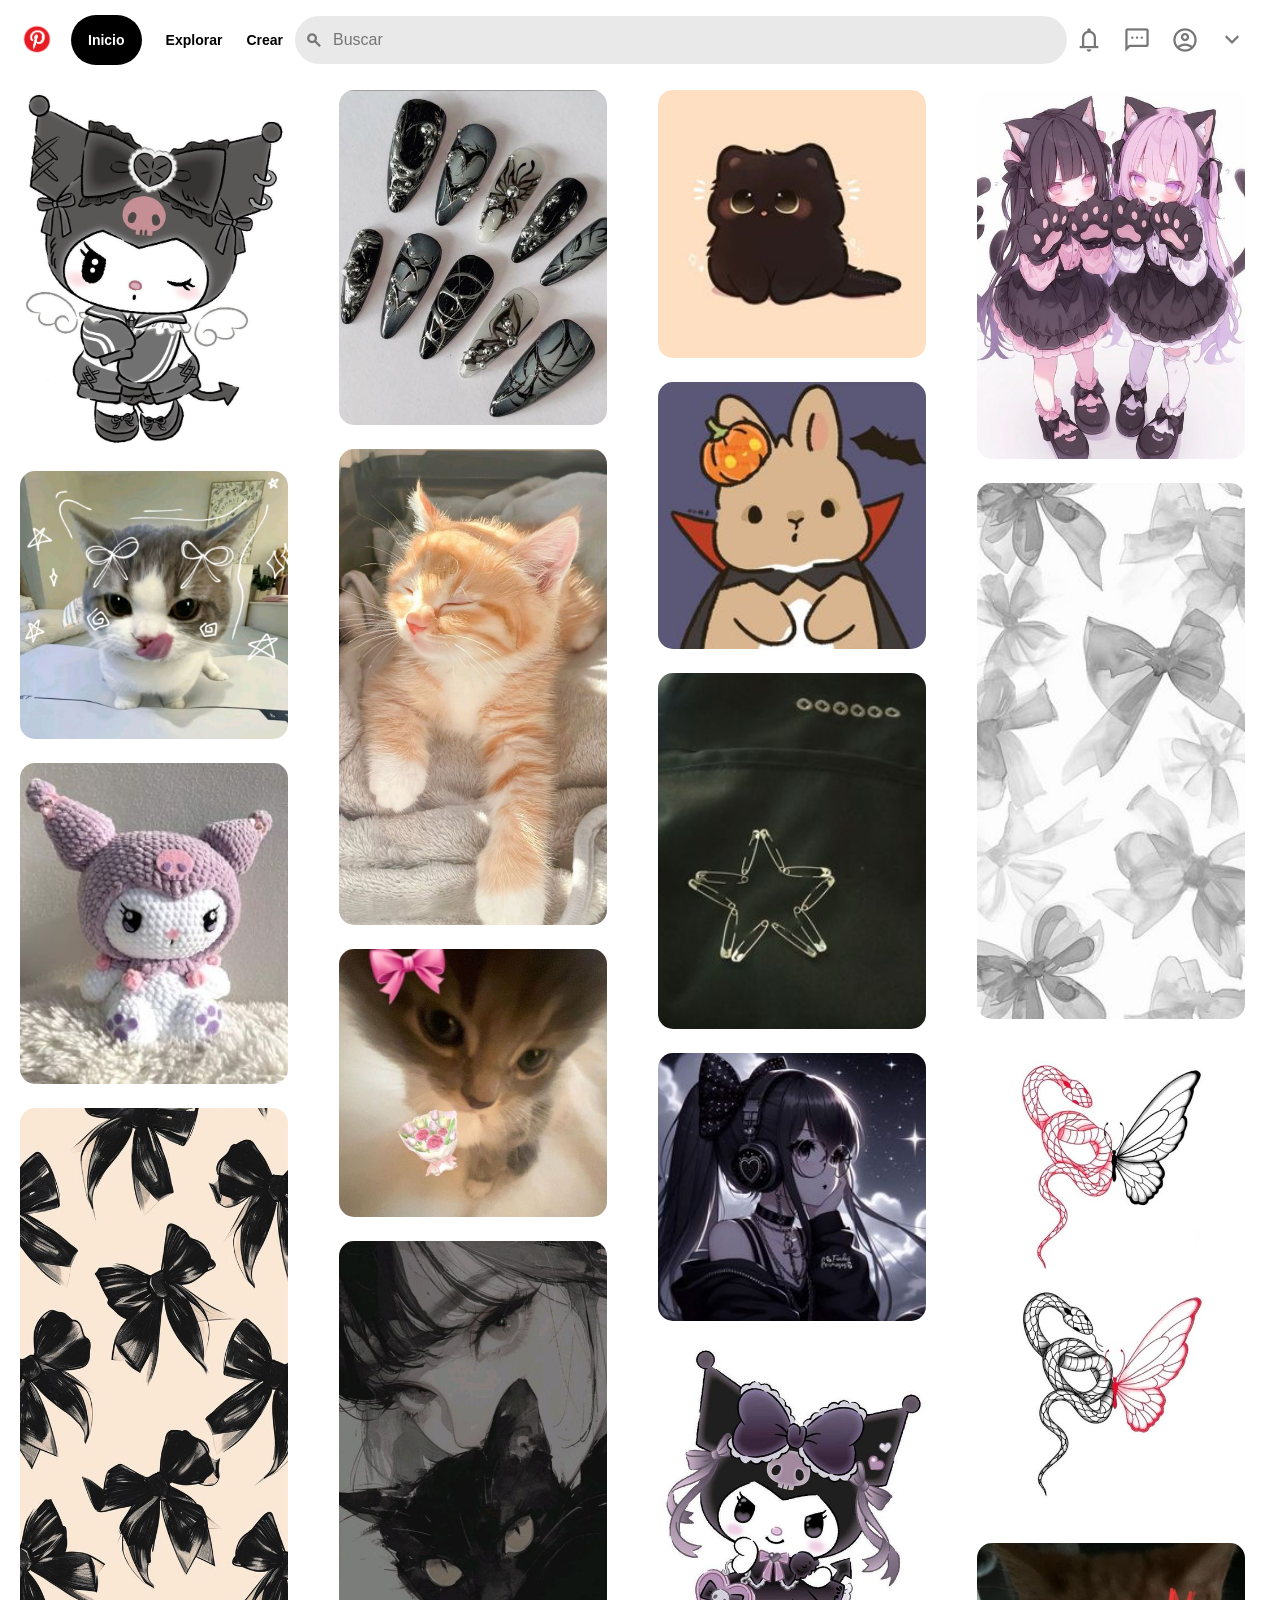
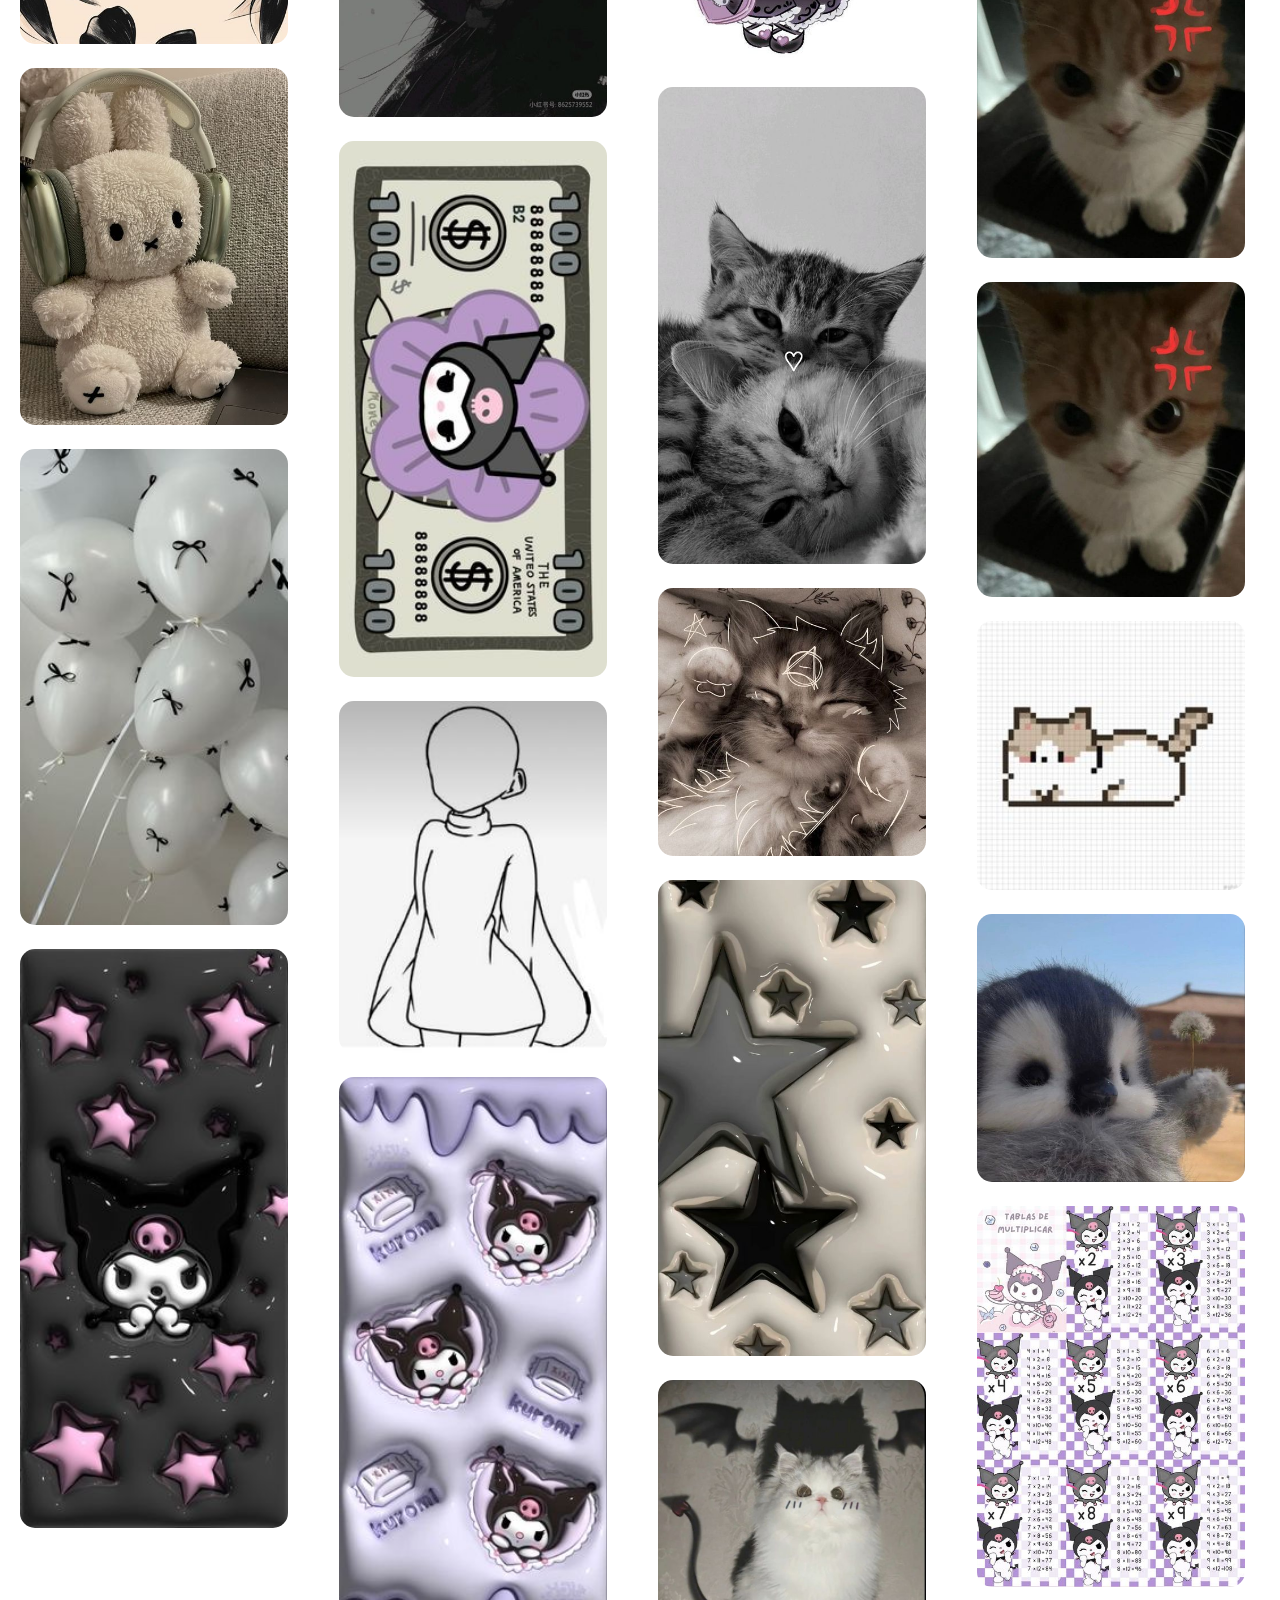
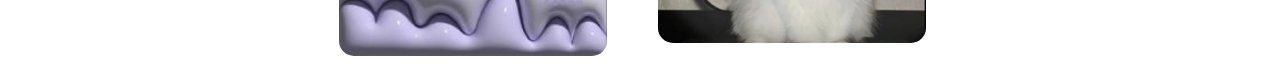
<file: index.html>
<!DOCTYPE html>
<html lang="en">
<head>
    <meta charset="UTF-8">
    <meta name="viewport" content="width=device-width, initial-scale=1.0">
    <!-- material symbols -->
    <link href="https://fonts.googleapis.com/css2?family=Material+Symbols+Outlined" rel="stylesheet" />
    <!-- style sheet -->
    <link rel="stylesheet" href="style.css">

    <title>Buburest</title>
<!-- encabezado sitio -->

</head>
<body>
    <header>
    <nav>
    <!-- iconos izq -->
        <a href="https://mx.pinterest.com/">
            <img id="pinterest-icon" src="assets/Pinterest_Icon.webp" alt="">
        </a>

        <div class="left-items">
            <ul class="first-list">
                <li><a id="inicio"  a href="">Inicio</a></li>
                <li><a id="explorar" a href="https://mx.pinterest.com/today/">Explorar</a></li>
                <li><a id="crear" a href="https://mx.pinterest.com/pin-creation-tool/">Crear</a></li>
            </ul>
            

<!-- barra busqueda -->
        </div>
        <div class="search"> 
            <div class="barra">
                <span id="lupa" class="material-symbols-outlined">search</span></span>
                    <input type="text" placeholder="Buscar">
                </span>
            </div>
        </div>
        </div>

        <!-- iconos derecha -->
        <div class="right-items">
            <span class="material-symbols-outlined">notifications</span>
            <span class="material-symbols-outlined">sms</span>
            <span class="material-symbols-outlined">account_circle</span>
            <span class="material-symbols-outlined">keyboard_arrow_down</span>
        </div>
    </nav>
    </header>

      <!-- main parte principal -->
     <main class="content">
        <div class="pictures"> 

 <!-- card -->
 <div class="card-image">
    <img src="assets/1.jpg" alt="" class="img">
    <button class="button">
        <a href="">Guardar</a>
    </button>
    <span class="material-symbols-outlined oculto1">upload</span>
    <span class="material-symbols-outlined oculto2">more_horiz</span>
</div>
<!-- fin de card -->

 <!-- card -->
 <div class="card-image">
    <img src="assets/2.jpg" alt="" class="img">
    <button class="button">
        <a href="">Guardar</a>
    </button>
    <span class="material-symbols-outlined oculto1">upload</span>
    <span class="material-symbols-outlined oculto2">more_horiz</span>
</div>
<!-- fin de card -->

 <!-- card -->
 <div class="card-image">
    <img src="assets/3.jpg" alt="" class="img">
    <button class="button">
        <a href="">Guardar</a>
    </button>
    <span class="material-symbols-outlined oculto1">upload</span>
    <span class="material-symbols-outlined oculto2">more_horiz</span>
</div>
<!-- fin de card -->

 <!-- card -->
 <div class="card-image">
    <img src="assets/4.jpg" alt="" class="img">
    <button class="button">
        <a href="">Guardar</a>
    </button>
    <span class="material-symbols-outlined oculto1">upload</span>
    <span class="material-symbols-outlined oculto2">more_horiz</span>
</div>
<!-- fin de card -->

 <!-- card -->
 <div class="card-image">
    <img src="assets/5.jpg" alt="" class="img">
    <button class="button">
        <a href="">Guardar</a>
    </button>
    <span class="material-symbols-outlined oculto1">upload</span>
    <span class="material-symbols-outlined oculto2">more_horiz</span>
</div>
<!-- fin de card -->

 <!-- card -->
 <div class="card-image">
    <img src="assets/6.jpg" alt="" class="img">
    <button class="button">
        <a href="">Guardar</a>
    </button>
    <span class="material-symbols-outlined oculto1">upload</span>
    <span class="material-symbols-outlined oculto2">more_horiz</span>
</div>
<!-- fin de card -->

 <!-- card -->
 <div class="card-image">
    <img src="assets/7.jpg" alt="" class="img">
    <button class="button">
        <a href="">Guardar</a>
    </button>
    <span class="material-symbols-outlined oculto1">upload</span>
    <span class="material-symbols-outlined oculto2">more_horiz</span>
</div>
<!-- fin de card -->

 <!-- card -->
 <div class="card-image">
    <img src="assets/8.jpg" alt="" class="img">
    <button class="button">
        <a href="">Guardar</a>
    </button>
    <span class="material-symbols-outlined oculto1">upload</span>
    <span class="material-symbols-outlined oculto2">more_horiz</span>
</div>
<!-- fin de card -->

 <!-- card -->
 <div class="card-image">
    <img src="assets/9.jpg" alt="" class="img">
    <button class="button">
        <a href="">Guardar</a>
    </button>
    <span class="material-symbols-outlined oculto1">upload</span>
    <span class="material-symbols-outlined oculto2">more_horiz</span>
</div>
<!-- fin de card -->

 <!-- card -->
 <div class="card-image">
    <img src="assets/10.jpg" alt="" class="img">
    <button class="button">
        <a href="">Guardar</a>
    </button>
    <span class="material-symbols-outlined oculto1">upload</span>
    <span class="material-symbols-outlined oculto2">more_horiz</span>
</div>
<!-- fin de card -->

 <!-- card -->
 <div class="card-image">
    <img src="assets/11.jpg" alt="" class="img">
    <button class="button">
        <a href="">Guardar</a>
    </button>
    <span class="material-symbols-outlined oculto1">upload</span>
    <span class="material-symbols-outlined oculto2">more_horiz</span>
</div>
<!-- fin de card -->

 <!-- card -->
 <div class="card-image">
    <img src="assets/12.jpg" alt="" class="img">
    <button class="button">
        <a href="">Guardar</a>
    </button>
    <span class="material-symbols-outlined oculto1">upload</span>
    <span class="material-symbols-outlined oculto2">more_horiz</span>
</div>
<!-- fin de card -->

 <!-- card -->
 <div class="card-image">
    <img src="assets/13.jpg" alt="" class="img">
    <button class="button">
        <a href="">Guardar</a>
    </button>
    <span class="material-symbols-outlined oculto1">upload</span>
    <span class="material-symbols-outlined oculto2">more_horiz</span>
</div>
<!-- fin de card -->

 <!-- card -->
 <div class="card-image">
    <img src="assets/14.jpg" alt="" class="img">
    <button class="button">
        <a href="">Guardar</a>
    </button>
    <span class="material-symbols-outlined oculto1">upload</span>
    <span class="material-symbols-outlined oculto2">more_horiz</span>
</div>
<!-- fin de card -->

 <!-- card -->
 <div class="card-image">
    <img src="assets/15.jpg" alt="" class="img">
    <button class="button">
        <a href="">Guardar</a>
    </button>
    <span class="material-symbols-outlined oculto1">upload</span>
    <span class="material-symbols-outlined oculto2">more_horiz</span>
</div>
<!-- fin de card -->

 <!-- card -->
 <div class="card-image">
    <img src="assets/16.jpg" alt="" class="img">
    <button class="button">
        <a href="">Guardar</a>
    </button>
    <span class="material-symbols-outlined oculto1">upload</span>
    <span class="material-symbols-outlined oculto2">more_horiz</span>
</div>
<!-- fin de card -->

 <!-- card -->
 <div class="card-image">
    <img src="assets/17.jpg" alt="" class="img">
    <button class="button">
        <a href="">Guardar</a>
    </button>
    <span class="material-symbols-outlined oculto1">upload</span>
    <span class="material-symbols-outlined oculto2">more_horiz</span>
</div>
<!-- fin de card -->

 <!-- card -->
 <div class="card-image">
    <img src="assets/18.jpg" alt="" class="img">
    <button class="button">
        <a href="">Guardar</a>
    </button>
    <span class="material-symbols-outlined oculto1">upload</span>
    <span class="material-symbols-outlined oculto2">more_horiz</span>
</div>
<!-- fin de card -->

 <!-- card -->
 <div class="card-image">
    <img src="assets/19.jpg" alt="" class="img">
    <button class="button">
        <a href="">Guardar</a>
    </button>
    <span class="material-symbols-outlined oculto1">upload</span>
    <span class="material-symbols-outlined oculto2">more_horiz</span>
</div>
<!-- fin de card -->

 <!-- card -->
 <div class="card-image">
    <img src="assets/20.jpg" alt="" class="img">
    <button class="button">
        <a href="">Guardar</a>
    </button>
    <span class="material-symbols-outlined oculto1">upload</span>
    <span class="material-symbols-outlined oculto2">more_horiz</span>
</div>
<!-- fin de card -->

 <!-- card -->
 <div class="card-image">
    <img src="assets/21.jpg" alt="" class="img">
    <button class="button">
        <a href="">Guardar</a>
    </button>
    <span class="material-symbols-outlined oculto1">upload</span>
    <span class="material-symbols-outlined oculto2">more_horiz</span>
</div>
<!-- fin de card -->

 <!-- card -->
 <div class="card-image">
    <img src="assets/22.jpg" alt="" class="img">
    <button class="button">
        <a href="">Guardar</a>
    </button>
    <span class="material-symbols-outlined oculto1">upload</span>
    <span class="material-symbols-outlined oculto2">more_horiz</span>
</div>
<!-- fin de card -->

 <!-- card -->
 <div class="card-image">
    <img src="assets/23.jpg" alt="" class="img">
    <button class="button">
        <a href="">Guardar</a>
    </button>
    <span class="material-symbols-outlined oculto1">upload</span>
    <span class="material-symbols-outlined oculto2">more_horiz</span>
</div>
<!-- fin de card -->

 <!-- card -->
 <div class="card-image">
    <img src="assets/24.jpg" alt="" class="img">
    <button class="button">
        <a href="">Guardar</a>
    </button>
    <span class="material-symbols-outlined oculto1">upload</span>
    <span class="material-symbols-outlined oculto2">more_horiz</span>
</div>
<!-- fin de card -->

 <!-- card -->
 <div class="card-image">
    <img src="assets/25.jpg" alt="" class="img">
    <button class="button">
        <a href="">Guardar</a>
    </button>
    <span class="material-symbols-outlined oculto1">upload</span>
    <span class="material-symbols-outlined oculto2">more_horiz</span>
</div>
<!-- fin de card -->

 <!-- card -->
 <div class="card-image">
    <img src="assets/26.jpg" alt="" class="img">
    <button class="button">
        <a href="#">Guardar</a>
    </button>
    <span class="material-symbols-outlined oculto1">upload</span>
    <span class="material-symbols-outlined oculto2">more_horiz</span>
</div>
<!-- fin de card -->

 
 <div class="card-image">
    <img src="assets/27.jpg" alt="" class="img">
    <button class="button">
        <a href="">Guardar</a>
    </<!-- card -->button>
    <span class="material-symbols-outlined oculto1">upload</span>
    <span class="material-symbols-outlined oculto2">more_horiz</span>
</div>
<!-- fin de card -->

<!-- card -->
<div class="card-image">
    <img src="assets/27.jpg" alt="" class="img">
    <button class="button">
        <a href="">Guardar</a>
    </button>
    <span class="material-symbols-outlined oculto1">upload</span>
    <span class="material-symbols-outlined oculto2">more_horiz</span>
</div>
<!-- fin de card -->

 <!-- card -->
<div class="card-image">
    <img src="assets/28.jpg" alt="" class="img">
    <button class="button">
        <a href="">Guardar</a>
    </button>
    <span class="material-symbols-outlined oculto1">upload</span>
    <span class="material-symbols-outlined oculto2">more_horiz</span>
</div>
<!-- fin de card -->
<div class="card-image">
    <img src="assets/29.jpg" alt="" class="img">
    <button class="button">
        <a href="#">Guardar</a>
    </button>
    <span class="material-symbols-outlined oculto1">upload</span>
    <span class="material-symbols-outlined oculto2">more_horiz</span>
</div>
<!-- fin de card -->

<!-- card -->
<div class="card-image">
    <img src="assets/30.jpg" alt="" class="img">
    <button class="button"> 
        <a href="">Guardar</a>
    </button>
    <span class="material-symbols-outlined oculto1">upload</span>
    <span class="material-symbols-outlined oculto2">more_horiz</span>     
</div>
<!-- fin de card -->
        
        
        </div>
        </main>
</body>
</html>
</file>
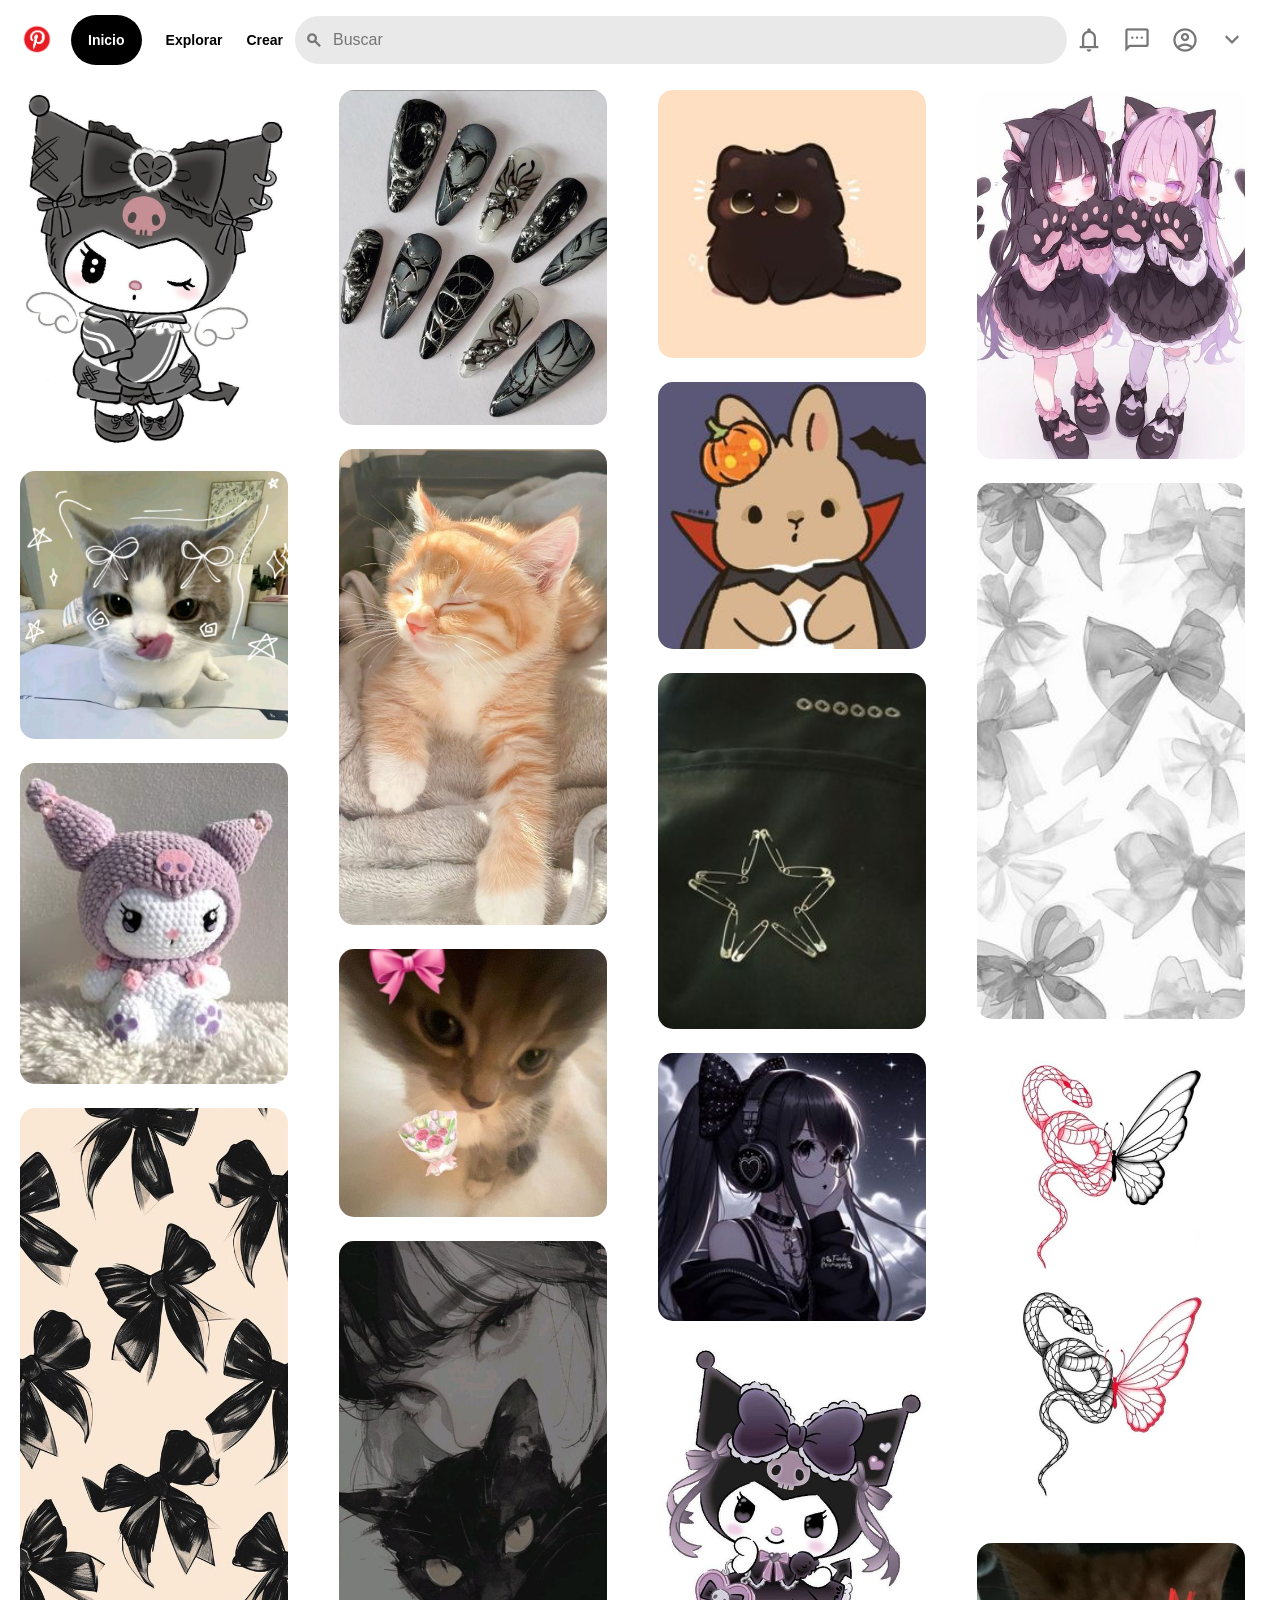
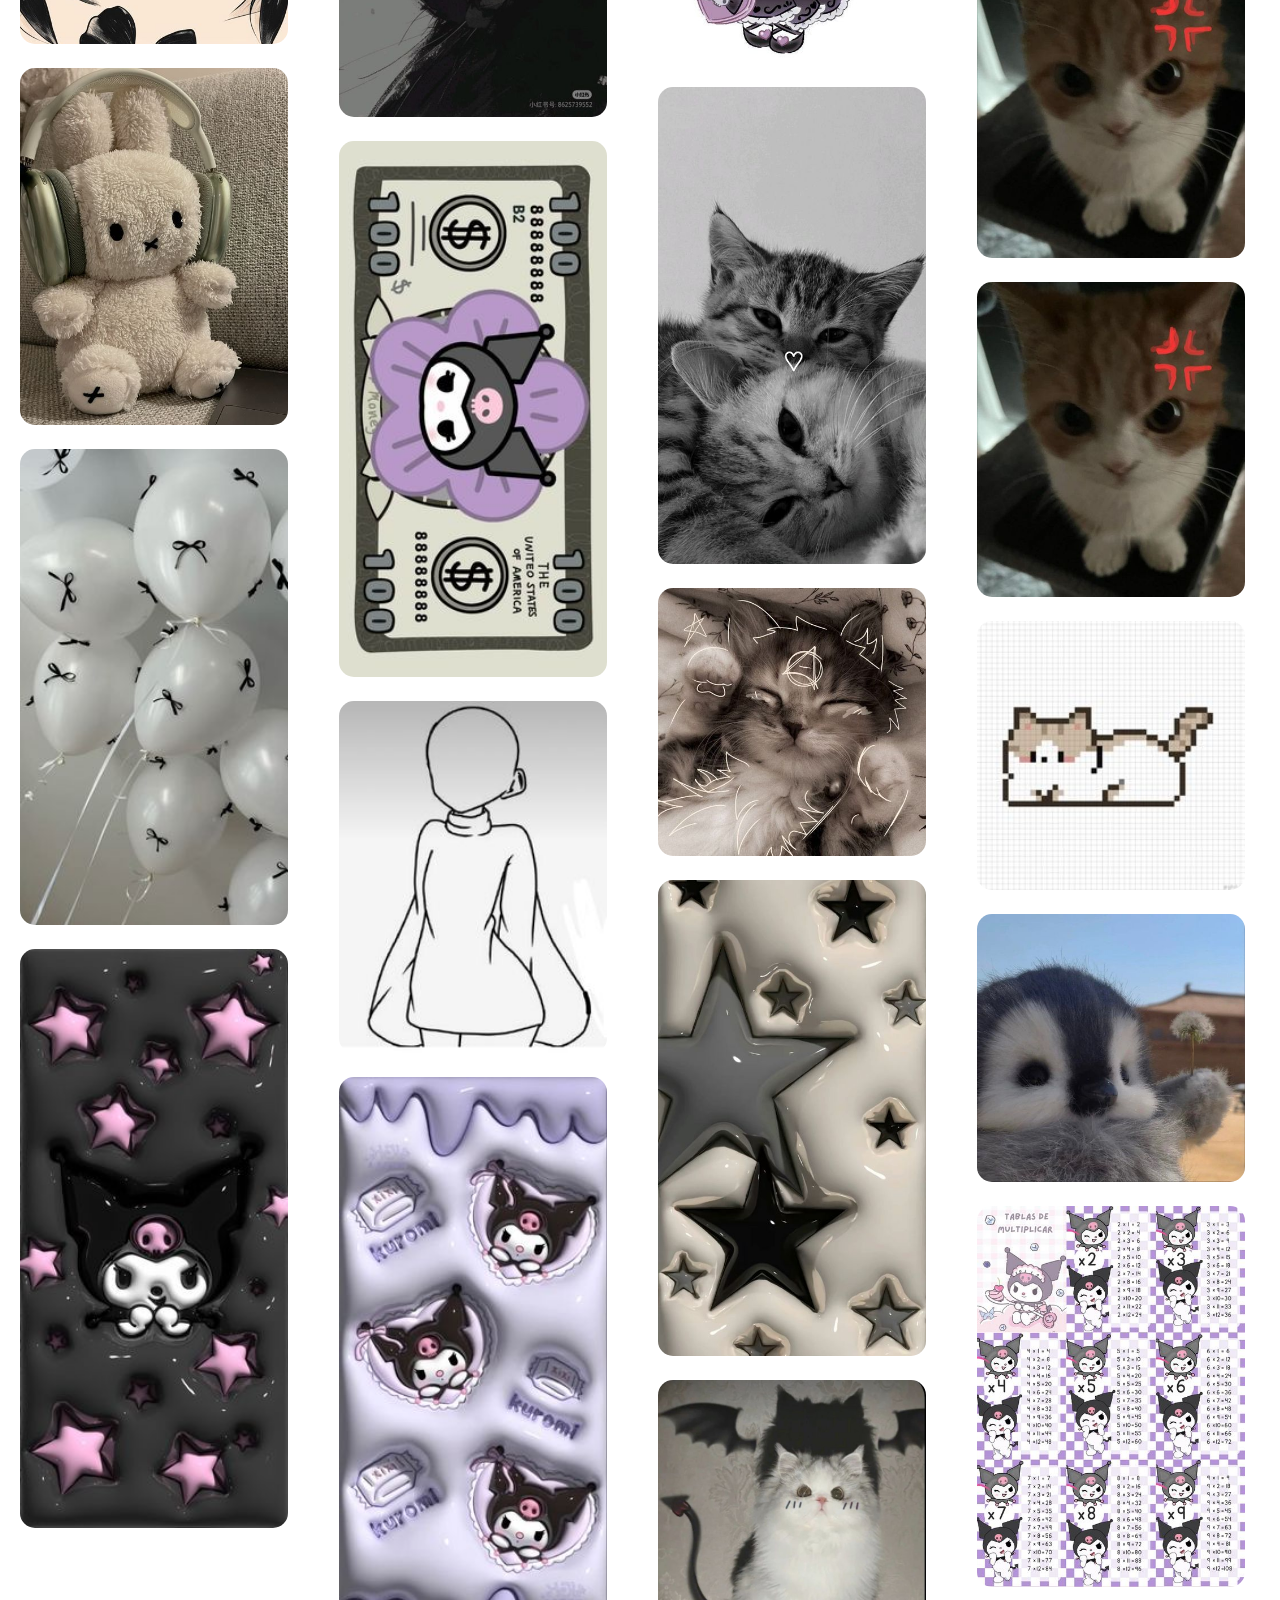
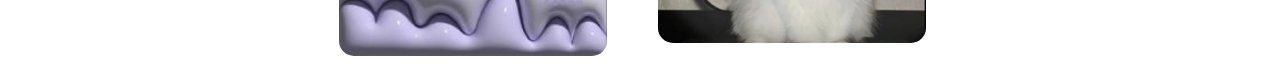
<file: pinterest.html>
<!DOCTYPE html>
<html lang="en">
<head>
    <meta charset="UTF-8">
    <meta name="viewport" content="width=device-width, initial-scale=1.0">
    <!-- material symbols -->
    <link href="https://fonts.googleapis.com/css2?family=Material+Symbols+Outlined" rel="stylesheet" />
    <!-- style sheet -->
    <link rel="stylesheet" href="style.css">

    <title>Pinterest</title>
<!-- encabezado sitio -->

</head>
<body>
    <header>
    <nav>
    <!-- iconos izq -->
        <a href="https://mx.pinterest,com/">
            <img id="pinterest-icon" src="assets/Pinterest_Icon.webp" alt="">
        </a>

        <div class="left-items">
            <ul class="first-list">
                <li><a id="inicio" href="">Inicio</a></li>
                <li><a id="explorar" href="">Explorar</a></li>
                <li><a id="crear" href="">Crear</a></li>
            </ul>

<!-- barra busqueda -->
        </div>
        <div class="search"> 
            <div class="barra">
                <span id="lupa" class="material-symbols-outlined">search</span></span>
                    <input type="text" placeholder="Buscar">
                </span>
            </div>
        </div>
        </div>

        <!-- iconos derecha -->
        <div class="right-items">
            <span class="material-symbols-outlined">notifications</span>
            <span class="material-symbols-outlined">sms</span>
            <span class="material-symbols-outlined">account_circle</span>
            <span class="material-symbols-outlined">keyboard_arrow_down</span>
        </div>
    </nav>
    </header>

      <!-- main parte principal -->
     <main class="content">
        <div class="pictures"> 

 <!-- card -->
 <div class="card-image">
    <img src="assets/1.jpg" alt="" class="img">
    <button class="button">
        <a href="">Guardar</a>
    </button>
    <span class="material-symbols-outlined oculto1">upload</span>
    <span class="material-symbols-outlined oculto2">more_horiz</span>
</div>
<!-- fin de card -->

 <!-- card -->
 <div class="card-image">
    <img src="assets/2.jpg" alt="" class="img">
    <button class="button">
        <a href="">Guardar</a>
    </button>
    <span class="material-symbols-outlined oculto1">upload</span>
    <span class="material-symbols-outlined oculto2">more_horiz</span>
</div>
<!-- fin de card -->

 <!-- card -->
 <div class="card-image">
    <img src="assets/3.jpg" alt="" class="img">
    <button class="button">
        <a href="">Guardar</a>
    </button>
    <span class="material-symbols-outlined oculto1">upload</span>
    <span class="material-symbols-outlined oculto2">more_horiz</span>
</div>
<!-- fin de card -->

 <!-- card -->
 <div class="card-image">
    <img src="assets/4.jpg" alt="" class="img">
    <button class="button">
        <a href="">Guardar</a>
    </button>
    <span class="material-symbols-outlined oculto1">upload</span>
    <span class="material-symbols-outlined oculto2">more_horiz</span>
</div>
<!-- fin de card -->

 <!-- card -->
 <div class="card-image">
    <img src="assets/5.jpg" alt="" class="img">
    <button class="button">
        <a href="">Guardar</a>
    </button>
    <span class="material-symbols-outlined oculto1">upload</span>
    <span class="material-symbols-outlined oculto2">more_horiz</span>
</div>
<!-- fin de card -->

 <!-- card -->
 <div class="card-image">
    <img src="assets/6.jpg" alt="" class="img">
    <button class="button">
        <a href="">Guardar</a>
    </button>
    <span class="material-symbols-outlined oculto1">upload</span>
    <span class="material-symbols-outlined oculto2">more_horiz</span>
</div>
<!-- fin de card -->

 <!-- card -->
 <div class="card-image">
    <img src="assets/7.jpg" alt="" class="img">
    <button class="button">
        <a href="">Guardar</a>
    </button>
    <span class="material-symbols-outlined oculto1">upload</span>
    <span class="material-symbols-outlined oculto2">more_horiz</span>
</div>
<!-- fin de card -->

 <!-- card -->
 <div class="card-image">
    <img src="assets/8.jpg" alt="" class="img">
    <button class="button">
        <a href="">Guardar</a>
    </button>
    <span class="material-symbols-outlined oculto1">upload</span>
    <span class="material-symbols-outlined oculto2">more_horiz</span>
</div>
<!-- fin de card -->

 <!-- card -->
 <div class="card-image">
    <img src="assets/9.jpg" alt="" class="img">
    <button class="button">
        <a href="">Guardar</a>
    </button>
    <span class="material-symbols-outlined oculto1">upload</span>
    <span class="material-symbols-outlined oculto2">more_horiz</span>
</div>
<!-- fin de card -->

 <!-- card -->
 <div class="card-image">
    <img src="assets/10.jpg" alt="" class="img">
    <button class="button">
        <a href="">Guardar</a>
    </button>
    <span class="material-symbols-outlined oculto1">upload</span>
    <span class="material-symbols-outlined oculto2">more_horiz</span>
</div>
<!-- fin de card -->

 <!-- card -->
 <div class="card-image">
    <img src="assets/11.jpg" alt="" class="img">
    <button class="button">
        <a href="">Guardar</a>
    </button>
    <span class="material-symbols-outlined oculto1">upload</span>
    <span class="material-symbols-outlined oculto2">more_horiz</span>
</div>
<!-- fin de card -->

 <!-- card -->
 <div class="card-image">
    <img src="assets/12.jpg" alt="" class="img">
    <button class="button">
        <a href="">Guardar</a>
    </button>
    <span class="material-symbols-outlined oculto1">upload</span>
    <span class="material-symbols-outlined oculto2">more_horiz</span>
</div>
<!-- fin de card -->

 <!-- card -->
 <div class="card-image">
    <img src="assets/13.jpg" alt="" class="img">
    <button class="button">
        <a href="">Guardar</a>
    </button>
    <span class="material-symbols-outlined oculto1">upload</span>
    <span class="material-symbols-outlined oculto2">more_horiz</span>
</div>
<!-- fin de card -->

 <!-- card -->
 <div class="card-image">
    <img src="assets/14.jpg" alt="" class="img">
    <button class="button">
        <a href="">Guardar</a>
    </button>
    <span class="material-symbols-outlined oculto1">upload</span>
    <span class="material-symbols-outlined oculto2">more_horiz</span>
</div>
<!-- fin de card -->

 <!-- card -->
 <div class="card-image">
    <img src="assets/15.jpg" alt="" class="img">
    <button class="button">
        <a href="">Guardar</a>
    </button>
    <span class="material-symbols-outlined oculto1">upload</span>
    <span class="material-symbols-outlined oculto2">more_horiz</span>
</div>
<!-- fin de card -->

 <!-- card -->
 <div class="card-image">
    <img src="assets/16.jpg" alt="" class="img">
    <button class="button">
        <a href="">Guardar</a>
    </button>
    <span class="material-symbols-outlined oculto1">upload</span>
    <span class="material-symbols-outlined oculto2">more_horiz</span>
</div>
<!-- fin de card -->

 <!-- card -->
 <div class="card-image">
    <img src="assets/17.jpg" alt="" class="img">
    <button class="button">
        <a href="">Guardar</a>
    </button>
    <span class="material-symbols-outlined oculto1">upload</span>
    <span class="material-symbols-outlined oculto2">more_horiz</span>
</div>
<!-- fin de card -->

 <!-- card -->
 <div class="card-image">
    <img src="assets/18.jpg" alt="" class="img">
    <button class="button">
        <a href="">Guardar</a>
    </button>
    <span class="material-symbols-outlined oculto1">upload</span>
    <span class="material-symbols-outlined oculto2">more_horiz</span>
</div>
<!-- fin de card -->

 <!-- card -->
 <div class="card-image">
    <img src="assets/19.jpg" alt="" class="img">
    <button class="button">
        <a href="">Guardar</a>
    </button>
    <span class="material-symbols-outlined oculto1">upload</span>
    <span class="material-symbols-outlined oculto2">more_horiz</span>
</div>
<!-- fin de card -->

 <!-- card -->
 <div class="card-image">
    <img src="assets/20.jpg" alt="" class="img">
    <button class="button">
        <a href="">Guardar</a>
    </button>
    <span class="material-symbols-outlined oculto1">upload</span>
    <span class="material-symbols-outlined oculto2">more_horiz</span>
</div>
<!-- fin de card -->

 <!-- card -->
 <div class="card-image">
    <img src="assets/21.jpg" alt="" class="img">
    <button class="button">
        <a href="">Guardar</a>
    </button>
    <span class="material-symbols-outlined oculto1">upload</span>
    <span class="material-symbols-outlined oculto2">more_horiz</span>
</div>
<!-- fin de card -->

 <!-- card -->
 <div class="card-image">
    <img src="assets/22.jpg" alt="" class="img">
    <button class="button">
        <a href="">Guardar</a>
    </button>
    <span class="material-symbols-outlined oculto1">upload</span>
    <span class="material-symbols-outlined oculto2">more_horiz</span>
</div>
<!-- fin de card -->

 <!-- card -->
 <div class="card-image">
    <img src="assets/23.jpg" alt="" class="img">
    <button class="button">
        <a href="">Guardar</a>
    </button>
    <span class="material-symbols-outlined oculto1">upload</span>
    <span class="material-symbols-outlined oculto2">more_horiz</span>
</div>
<!-- fin de card -->

 <!-- card -->
 <div class="card-image">
    <img src="assets/24.jpg" alt="" class="img">
    <button class="button">
        <a href="">Guardar</a>
    </button>
    <span class="material-symbols-outlined oculto1">upload</span>
    <span class="material-symbols-outlined oculto2">more_horiz</span>
</div>
<!-- fin de card -->

 <!-- card -->
 <div class="card-image">
    <img src="assets/25.jpg" alt="" class="img">
    <button class="button">
        <a href="">Guardar</a>
    </button>
    <span class="material-symbols-outlined oculto1">upload</span>
    <span class="material-symbols-outlined oculto2">more_horiz</span>
</div>
<!-- fin de card -->

 <!-- card -->
 <div class="card-image">
    <img src="assets/26.jpg" alt="" class="img">
    <button class="button">
        <a href="#">Guardar</a>
    </button>
    <span class="material-symbols-outlined oculto1">upload</span>
    <span class="material-symbols-outlined oculto2">more_horiz</span>
</div>
<!-- fin de card -->

 
 <div class="card-image">
    <img src="assets/27.jpg" alt="" class="img">
    <button class="button">
        <a href="">Guardar</a>
    </<!-- card -->button>
    <span class="material-symbols-outlined oculto1">upload</span>
    <span class="material-symbols-outlined oculto2">more_horiz</span>
</div>
<!-- fin de card -->

<!-- card -->
<div class="card-image">
    <img src="assets/27.jpg" alt="" class="img">
    <button class="button">
        <a href="">Guardar</a>
    </button>
    <span class="material-symbols-outlined oculto1">upload</span>
    <span class="material-symbols-outlined oculto2">more_horiz</span>
</div>
<!-- fin de card -->

 <!-- card -->
<div class="card-image">
    <img src="assets/28.jpg" alt="" class="img">
    <button class="button">
        <a href="">Guardar</a>
    </button>
    <span class="material-symbols-outlined oculto1">upload</span>
    <span class="material-symbols-outlined oculto2">more_horiz</span>
</div>
<!-- fin de card -->
<div class="card-image">
    <img src="assets/29.jpg" alt="" class="img">
    <button class="button">
        <a href="#">Guardar</a>
    </button>
    <span class="material-symbols-outlined oculto1">upload</span>
    <span class="material-symbols-outlined oculto2">more_horiz</span>
</div>
<!-- fin de card -->

<!-- card -->
<div class="card-image">
    <img src="assets/30.jpg" alt="" class="img">
    <button class="button"> 
        <a href="">Guardar</a>
    </button>
    <span class="material-symbols-outlined oculto1">upload</span>
    <span class="material-symbols-outlined oculto2">more_horiz</span>     
</div>
<!-- fin de card -->
        
        
        </div>
        </main>
</body>
</html>
</file>
<file: style.css>
* {
    margin: 0;
    padding: 0;
    border: box;
}

body {
    background-color: white;
    font-family: sans-serif;
    font-weight: bold;
}

header nav {
    width: 98vw;
    height: 80px;
    font-size: 14px;
    background-color: white;
    display: flex;
    flex-direction: row;
    justify-content: space-between;
    align-items: center;
    position: fixed;
    z-index: 1;
}

#pinterest-icon {
    width: 36px;
    height: 36px;
    padding: 4px;
    margin-left: 15px;
}

#pinterest-icon:hover {
    background-color: #e9e9e9;
    border-radius: 150px;
}

.sms{
    border-radius: 50%; 
    

}

.first-list {
    display: flex;
}

.first-list li{
    list-style: none;
    padding: 14px 12px;
}

.first-list a{
    text-decoration: none;
    color: black;
}

#inicio{
    background-color: black;
    color: white;
    padding: 17px 17px;
    border-radius: 25px;
}

.search{
    flex-grow: 1;
    height: 48px;
    background-color: #e9e9e9;
    border-radius: 30px;

}

.search:hover{
    background-color: #e1e1e1
    
}


.barra {
    display: flex;
    align-items: center;
    height: 48px;
}

.barra input {
    border: none;
    background-color: inherit;
    padding: 0px 8px 0px 0px;
    font-size: 16px;
    flex-grow: 1;
    outline: none;
    
}

#lupa {
    padding: 10px;
    color: #767676;
    font-size: 18px;
    font-weight: bolder;
}


.right-items span{
    padding: 8px;
    color: #767676;
    font-size: 28px;
}
.right-items span:hover{
    background-color: #e9e9e9;
    border-radius: 150px;
    cursor: pointer;
}

.content{
    position: absolute;
    margin-top: 80px;
}

.pictures {
    columns: 5 268px;
    margin-left: 10px;
    margin-right: 10px;
}

.card-image {
    position: relative;
    padding: 10px;
}

.card-image img {
    border-radius: 15px;
    min-width: 268px;
    max-width: 268px;
}

.card-image:hover > :first-child {
    filter: brightness(60%);
}

.card-image:hover > *{
    visibility: visible;
    display: inline;
}

.button{
    position: absolute;
    left: 60%;
    top: 5%;
    padding: 14px 16px;
    background-color: #e60023;
    border-radius: 30px;
    border: none;
    visibility: hidden;
}

.button a{
    text-decoration: none;
    color: white;
    font-size: 16px;
    font-weight: bold;
}

.oculto1{
    position: absolute;
    left: 72%;
    bottom: 30px;
    background-color: white;
    font-size: 20px;
    border-radius: 50px;
    color: black;
    font-weight: bold;
    padding: 4px;
    visibility: hidden;
    display: none;
}

.oculto2{
    position: absolute;
    left: 85%;
    bottom: 30px;
    background-color: white;
    font-size: 20px;
    border-radius: 50px;
    color: black;
    font-weight: bold;
    padding: 4px;
    visibility: hidden;
    display: none;
}
</file>
